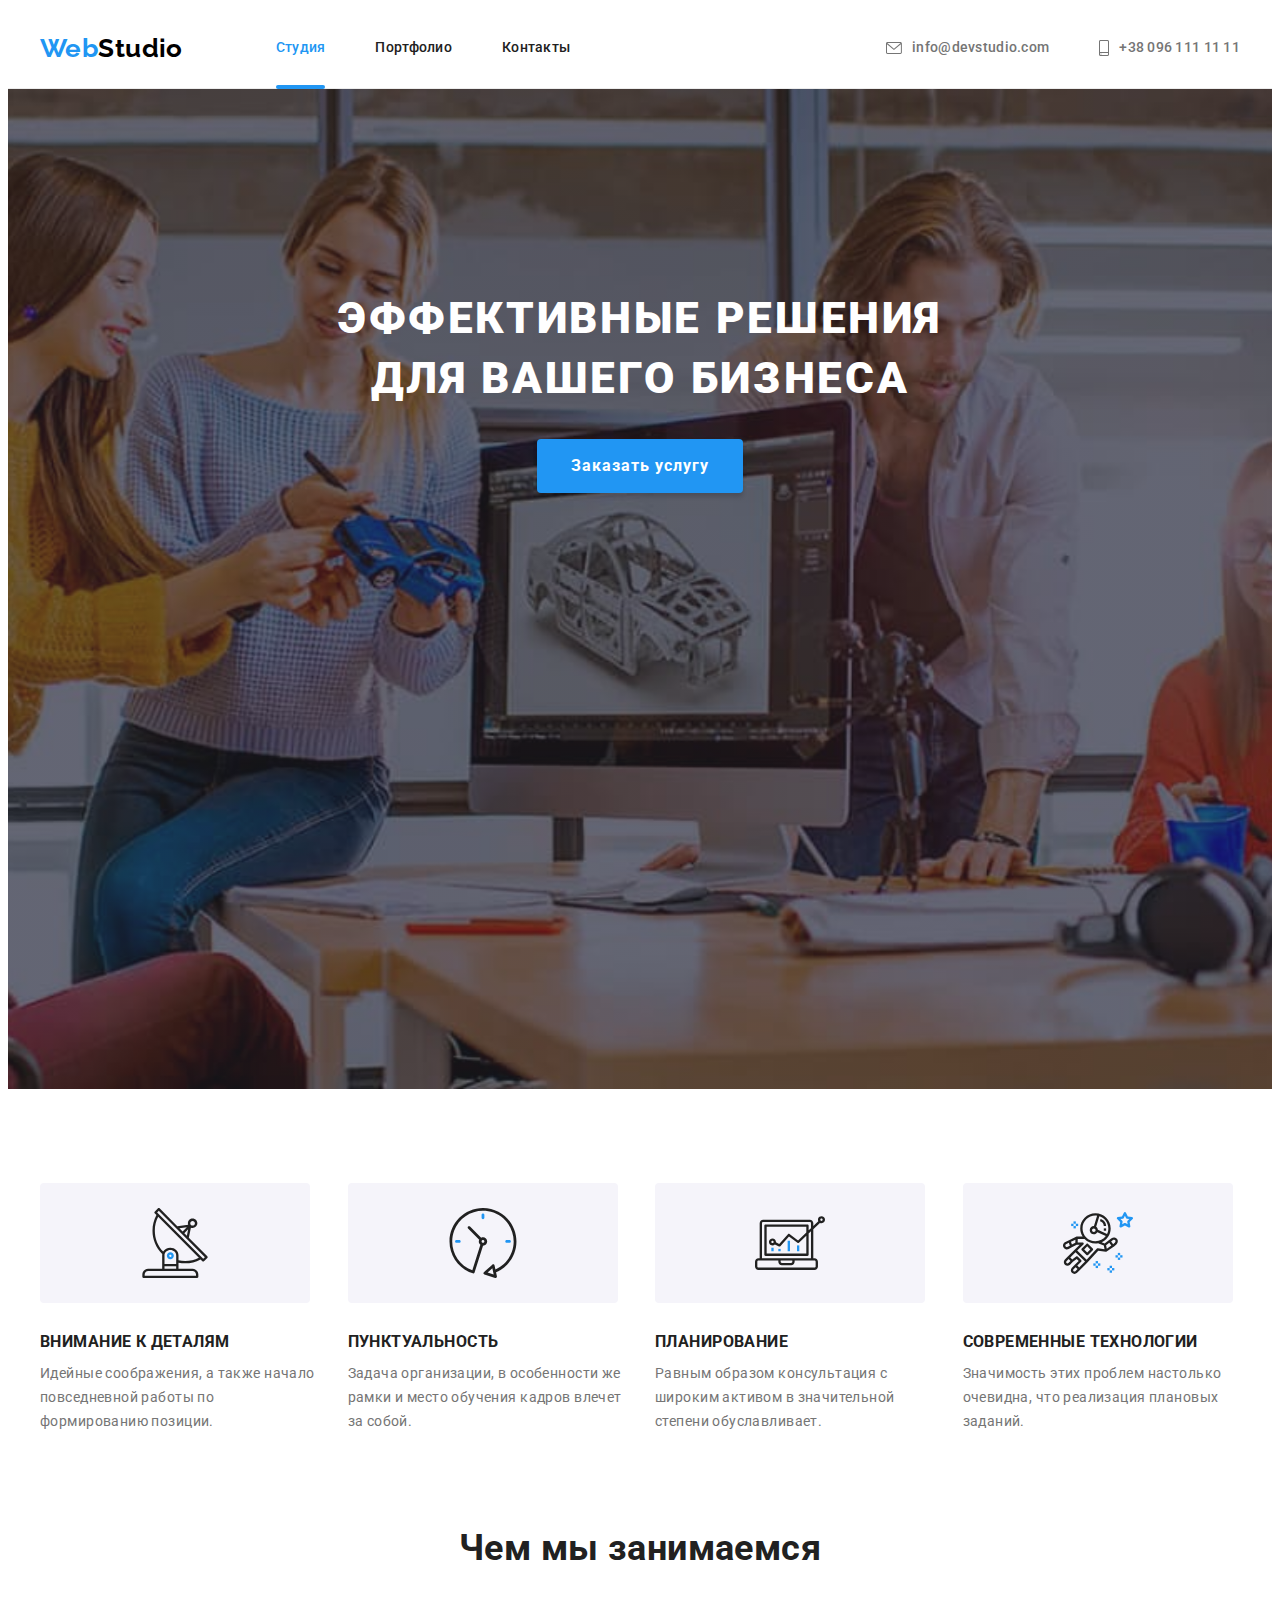
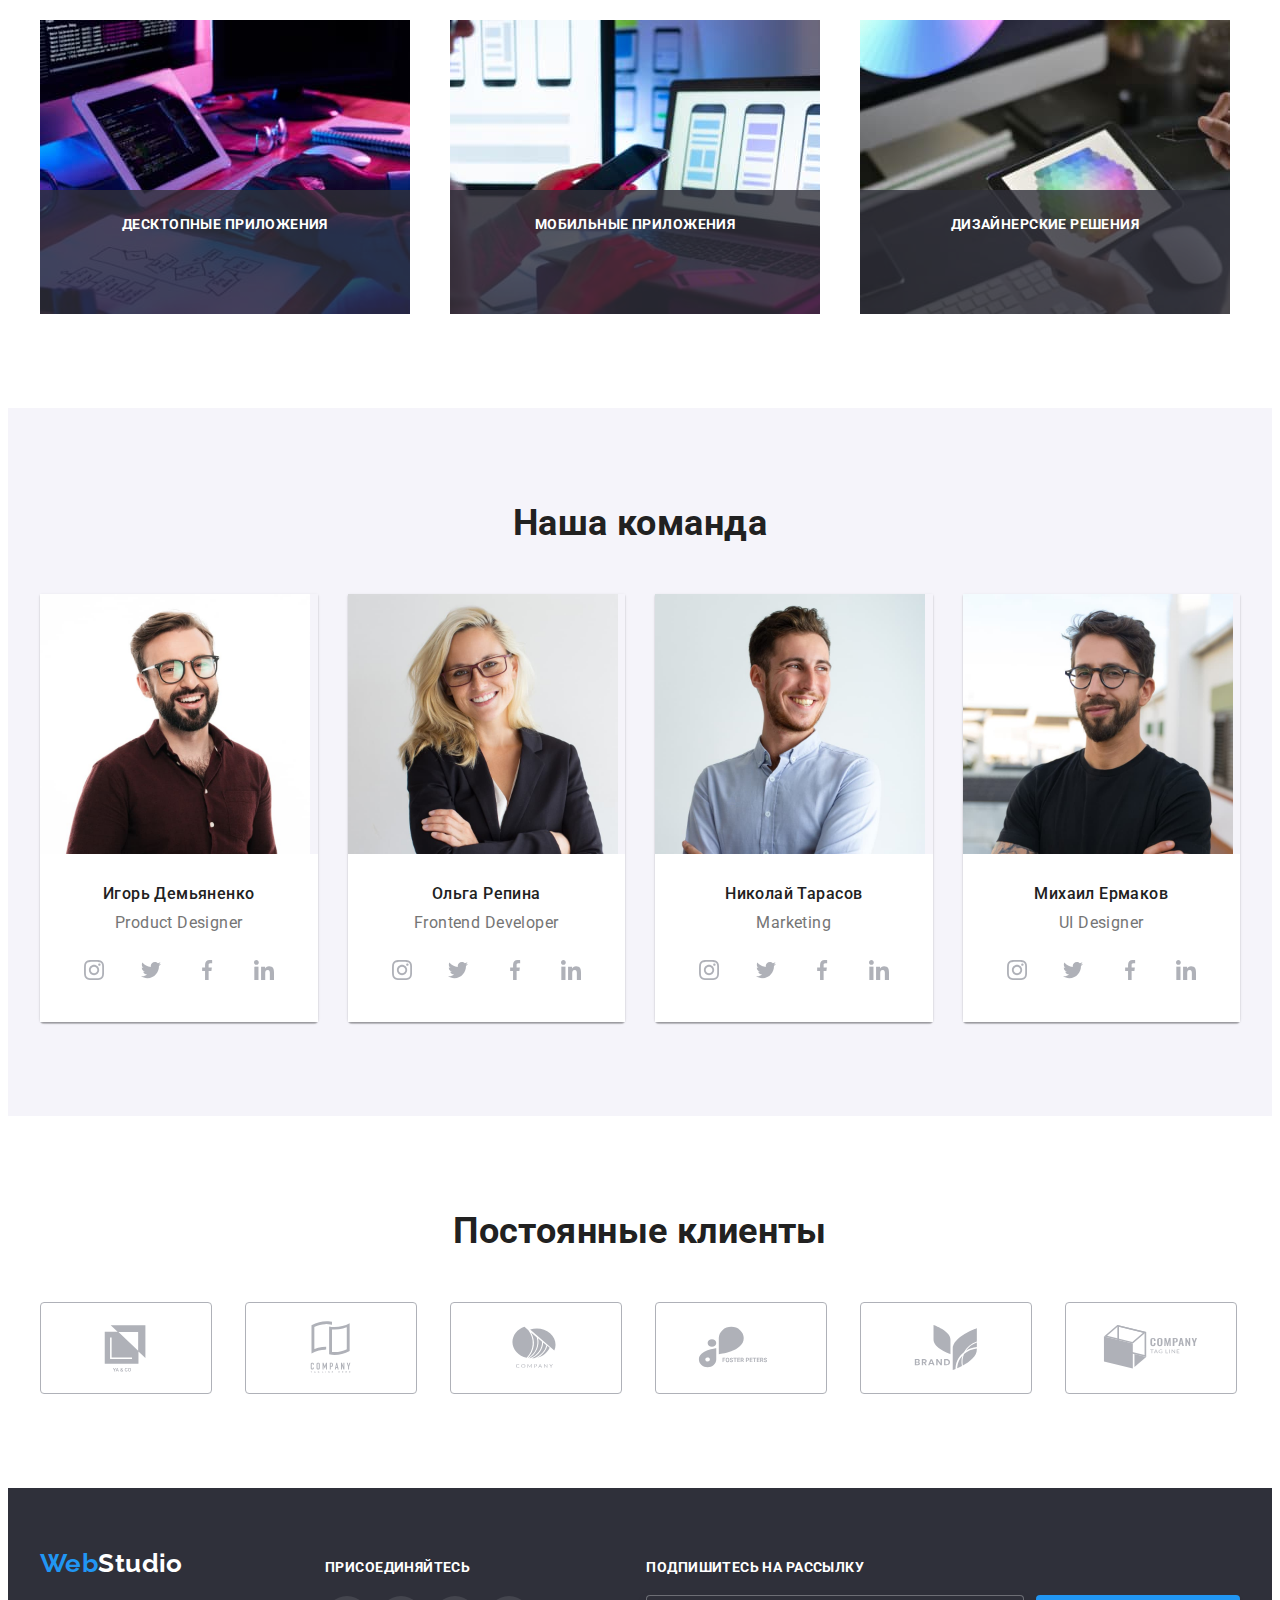
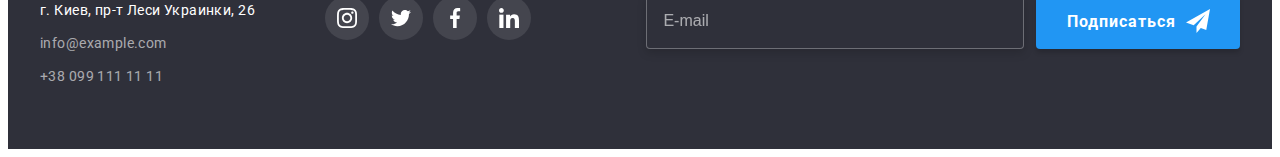
<file: index.html>
<!DOCTYPE html>
<html lang="ru">
<head>
    <meta charset="UTF-8">
    <meta http-equiv="X-UA-Compatible" content="IE=edge">
    <meta name="viewport" content="width=device-width, initial-scale=1.0">
    <title>Студия</title>
    <link rel="preconnect" href="https://fonts.gstatic.com"/>
    <link href="https://fonts.googleapis.com/css2?family=Raleway:wght@700&family=Roboto:wght@400;500;700;900&display=swap"
        rel="stylesheet"/>
    <link rel="stylesheet" href="https://cdnjs.cloudflare.com/ajax/libs/modern-normalize/1.0.0/modern-normalize.min.css"
        integrity="sha512-ISS7cAi1PEhQ8jnbJpJZMd29NlhNj4AWYyLOSp2CE/CsHxTCu+r+t0D2yoJudVrd0/8fTVPUVDzY5Tvli75u/g=="
        crossorigin="anonymous" />
    <link rel="stylesheet" href="./css/styles.css" />
</head>
<body>
    <!--Шапка страницы-->
    <header class="page-header">
        <div class="container main-nav">
            <nav class="main-nav">
                <a class="logo-link link" href="/">Web<span class="logo">Studio</span></a>
            
                <ul class="nav list">
                    <li class="item"><a class="nav-item link current" href="/">Студия</a></li>
                    <li class="item"><a class="nav-item link" href="./portfolio.html">Портфолио</a></li>
                    <li class="item"><a class="nav-item link" href="/">Контакты</a></li>
                </ul>
            </nav>
            <ul class="contacts flex list">
                <li class="item"><a class="contacts-link link mail" href="mailto:info@devstudio.com"> 
                    <svg class="icon-mail"><use href="./images/icons.svg#envelope"></use></svg> info@devstudio.com</a>
                </li>
                <li class="item"><a class="contacts-link link phone" href="tel:+380961111111"> 
                    <svg class="icon-phone"><use href="./images/icons.svg#smartphone"></use></svg> +38 096 111 11 11</a>
                </li>
            </ul>
        </div>
    </header>

    <main>
        <!--Секция "Эффективные решения для вашего бизнеса"-->
        <section class="hero">
            <div class="container">
                <h1 class="title-hero">Эффективные решения для вашего бизнеса</h1>
                <button class="btn-hero" type="button" data-modal-open>Заказать услугу</button>
            </div>    
        </section>
    
        <!--Секция "Особенности"-->
        <section class="features-section">
            <div class="container">
                <h2 class="visually-hidden">Особенности</h2>
                <ul class="features list">
                    <li class="features-element">
                        <div class="features-icon">
                            <svg class="features-icon-item">
                                <use href="./images/icons.svg#antenna"></use>
                            </svg>
                        </div>
                        <h3 class="features-title">Внимание к деталям</h3>
                        <p class="features-description">Идейные соображения, а также начало повседневной работы по формированию позиции.
                        </p>
                    </li>

                    <li class="features-element">
                        <div class="features-icon">
                            <svg class="features-icon-item">
                                <use href="./images/icons.svg#clock"></use>
                            </svg>
                        </div>
                        <h3 class="features-title">Пунктуальность</h3>
                        <p class="features-description">Задача организации, в особенности же рамки и место обучения кадров влечет за
                            собой.</p>
                    </li>

                    <li class="features-element">
                        <div class="features-icon">
                            <svg class="features-icon-item">
                                <use href="./images/icons.svg#diagram"></use>
                            </svg>
                        </div>
                        <h3 class="features-title">Планирование</h3>
                        <p class="features-description">Равным образом консультация с широким активом в значительной степени
                            обуславливает.</p>
                    </li>

                    <li class="features-element">
                        <div class="features-icon">
                            <svg class="features-icon-item">
                                <use href="./images/icons.svg#astronaut"></use>
                            </svg>
                        </div>
                        <h3 class="features-title">Современные технологии</h3>
                        <p class="features-description">Значимость этих проблем настолько очевидна, что реализация плановых заданий.</p>
                    </li>
                </ul>
            </div>
            
        </section>
    
    <!--Секция "Чем мы занимаемся"-->
    
        <section class="section-services">
            <div class="container">
                <h2 class="title-services">Чем мы занимаемся</h2>
                <ul class="images list">
                    <li class="images-element">
                        <img src="./images/box1.jpg" alt="box 1" width="370" height="294">
                        <div class="info">
                            <p class="info-services">Десктопные приложения</p>
                        </div>
                    </li>

                    <li class="images-element">
                        <img src="./images/box2.jpg" alt="box 2" width="370" height="294">
                        <div class="info">
                            <p class="info-services">Мобильные приложения</p>
                        </div>
                    </li>

                    <li class="images-element">
                        <img src="./images/box3.jpg" alt="box 3" width="370" height="294">
                        <div class="info">
                            <p class="info-services">Дизайнерские решения</p>
                        </div>
                    </li>
                </ul>
            </div> 
        </section>
    
    <!--Секция "Наша команда"-->
    
        <section class="section-team">
            <div class="container">
                <h2 class="title-team">Наша команда</h2>
                <ul class="team-cards list">
                    <li class="team-cards-element">
                        <img src="./images/img1.jpg" alt="карточка команды 1" width="270" height="260">
                        <div class="card-content">
                            <h3 class="title-name">Игорь Демьяненко</h3>
                            <p class="position" lang="en">Product Designer</p>
                            <ul class="social-list list">
                                <li class="social-list-item">
                                    <a class="social-list-link link" href=""><svg class="social-list-icon"><use href="./images/icons.svg#instagram"></use></svg></a>
                                </li>

                                <li class="social-list-item">
                                    <a class="social-list-link link" href=""><svg class="social-list-icon"><use href="./images/icons.svg#twitter"></use></svg></a>
                                </li>

                                <li class="social-list-item">
                                    <a class="social-list-link link" href=""><svg class="social-list-icon"><use href="./images/icons.svg#facebook"></use></svg></a>
                                </li>

                                <li class="social-list-item">
                                    <a class="social-list-link link" href=""><svg class="social-list-icon"><use href="./images/icons.svg#linkedin"></use></svg></a>
                                </li>
                            </ul>
                        </div>
                    </li>

                    <li class="team-cards-element">
                        <img src="./images/img2.jpg" alt="карточка команды 2" width="270" height="260">
                        <div class="card-content">
                            <h3 class="title-name">Ольга Репина</h3>
                            <p class="position" lang="en">Frontend Developer</p>
                            <ul class="social-list list">
                                <li class="social-list-item">
                                    <a class="social-list-link link" href=""><svg class="social-list-icon"><use href="./images/icons.svg#instagram"></use></svg></a>
                                </li>
                            
                                <li class="social-list-item">
                                    <a class="social-list-link link" href=""><svg class="social-list-icon"><use href="./images/icons.svg#twitter"></use></svg></a>
                                </li>
                            
                                <li class="social-list-item">
                                    <a class="social-list-link link" href=""><svg class="social-list-icon"><use href="./images/icons.svg#facebook"></use></svg></a>
                                </li>
                            
                                <li class="social-list-item">
                                    <a class="social-list-link link" href=""><svg class="social-list-icon"><use href="./images/icons.svg#linkedin"></use></svg></a>
                                </li>
                            </ul>
                        </div>
                    </li>

                    <li class="team-cards-element">
                        <img src="./images/img3.jpg" alt="карточка команды 3" width="270" height="260">
                        <div class="card-content">
                            <h3 class="title-name">Николай Тарасов</h3>
                            <p class="position" lang="en">Marketing</p>
                            <ul class="social-list list">
                                <li class="social-list-item">
                                    <a class="social-list-link link" href=""><svg class="social-list-icon"><use href="./images/icons.svg#instagram"></use></svg></a>
                                </li>
                            
                                <li class="social-list-item">
                                    <a class="social-list-link link" href=""><svg class="social-list-icon"><use href="./images/icons.svg#twitter"></use></svg></a>
                                </li>
                            
                                <li class="social-list-item">
                                    <a class="social-list-link link" href=""><svg class="social-list-icon"><use href="./images/icons.svg#facebook"></use></svg></a>
                                </li>
                            
                                <li class="social-list-item">
                                    <a class="social-list-link link" href=""><svg class="social-list-icon"><use href="./images/icons.svg#linkedin"></use></svg></a>
                                </li>
                            </ul>
                        </div>
                    </li>

                    <li class="team-cards-element">
                        <img src="./images/img4.jpg" alt="карточка команды 4" width="270" height="260">
                        <div class="card-content">
                            <h3 class="title-name">Михаил Ермаков</h3>
                            <p class="position" lang="en">UI Designer</p>
                            <ul class="social-list list">
                                <li class="social-list-item">
                                    <a class="social-list-link link" href=""><svg class="social-list-icon"><use href="./images/icons.svg#instagram"></use></svg></a>
                                </li>
                            
                                <li class="social-list-item">
                                    <a class="social-list-link link" href=""><svg class="social-list-icon"><use href="./images/icons.svg#twitter"></use></svg></a>
                                </li>
                            
                                <li class="social-list-item">
                                    <a class="social-list-link link" href=""><svg class="social-list-icon"><use href="./images/icons.svg#facebook"></use></svg></a>
                                </li>
                            
                                <li class="social-list-item">
                                    <a class="social-list-link link" href=""><svg class="social-list-icon"><use href="./images/icons.svg#linkedin"></use></svg></a>
                                </li>
                            </ul>
                        </div>
                    </li>
                </ul>
            </div>  
        </section>

        <!--Секция "Постоянные клиенты"-->
        <section class="section-clients">
            <div class="container">
                <h2 class="title-clients">Постоянные клиенты</h2>
                <ul class="client-list list">
                    <li class="client-item">
                        <a class="client-link" href="/"><svg class="client-logo">
                        <use href="./images/icons.svg#logo-1"></use></svg></a>
                    </li>
                    <li class="client-item">
                        <a class="client-link" href="/"><svg class="client-logo">
                        <use href="./images/icons.svg#logo-2"></use></svg></a>
                    </li>
                    <li class="client-item">
                        <a class="client-link" href="/"><svg class="client-logo">
                        <use href="./images/icons.svg#logo-3"></use></svg></a>
                    </li>
                    <li class="client-item">
                        <a class="client-link" href="/"><svg class="client-logo">
                        <use href="./images/icons.svg#logo-4"></use></svg></a>
                    </li>
                    <li class="client-item">
                        <a class="client-link" href="/"><svg class="client-logo">
                        <use href="./images/icons.svg#logo-5"></use></svg></a>
                    </li>
                    <li class="client-item">
                        <a class="client-link" href="/"><svg class="client-logo">
                        <use href="./images/icons.svg#logo-6"></use></svg></a>
                    </li> 
                </ul>
            </div>
        </section>
    
    </main>
    
    <!--Подвал страницы-->
    
        <footer class="footer-section">
            <div class="container">
                <div class="part-address">
                    <a class="logo-link link" href="/">Web<span class="logo">Studio</span></a>
                    <address class="location">
                        г. Киев, пр-т Леси Украинки, 26
                        <ul class="contacts footer list">
                            <li class="item-mail"><a class="contacts-link link" href="mailto:info@example.com">info@example.com</a></li>
                            <li class="item-tel"><a class="contacts-link link" href="tel:+380991111111">+38 099 111 11 11</a></li>
                        </ul>
                    </address>
                </div>
                <div class="part-social-list">
                    <p class="text">присоединяйтесь</p>
                    <ul class="social-list list">
                        <li class="social-list-item">
                            <a class="social-list-link footer link" href=""><svg class="social-list-icon"><use href="./images/icons.svg#instagram"></use></svg></a>
                        </li>
                    
                        <li class="social-list-item">
                            <a class="social-list-link footer link" href=""><svg class="social-list-icon"><use href="./images/icons.svg#twitter"></use></svg></a>
                        </li>
                    
                        <li class="social-list-item">
                            <a class="social-list-link footer link" href=""><svg class="social-list-icon"><use href="./images/icons.svg#facebook"></use></svg></a>
                        </li>
                    
                        <li class="social-list-item">
                            <a class="social-list-link footer link" href=""><svg class="social-list-icon"><use href="./images/icons.svg#linkedin"></use></svg></a>
                        </li>
                    </ul>
                </div>

                <div class="part-footer-form">
                    <form action="#" class="footer-form">
                        
                        <label for="mail" class="footer-form-field">
                            Подпишитесь на рассылку  
                        </label>
                        <div class="footer-form-wrap">
                            <input type="email" name="mail" class="footer-form-input" id="mail" placeholder="E-mail" required>
                            <button type="submit" class="footer-form-btn">Подписаться
                                <svg class="footer-form-icon" width="24" height="24">
                                    <use href="./images/icons.svg#icon-send"></use>
                                </svg>
                            </button>      
                        </div>
                      
                    </form>
                </div>
            </div> 
        </footer>

        <!--Модальное окно-->
        <div class="backdrop is-hidden" data-modal>
            <div class="modal">
                <button class="modal-btn-close" type="button" data-modal-close>
                    <svg class="btn-close" width="18" height="18">
                        <use href="./images/icons.svg#icon-btn-close"></use>
                    </svg>
                </button>

                <form action="#" class="modal-form">
                    <p class="modal-form-head">Оставьте свои данные, мы вам перезвоним</p>
                    <label class="modal-form-field">
                        Имя
                        <span class="modal-form-input-wrapper">
                            <input type="text" name="user-name" class="modal-form-input" required minlength="2">
                            <svg class="modal-form-icon" width="18" height="18">
                                <use href="./images/icons.svg#icon-person"></use>
                            </svg>
                        </span>
                    </label>
                    <label class="modal-form-field">
                        Телефон
                        <span class="modal-form-input-wrapper">
                            <input type="tel" name="user-phone" class="modal-form-input" required pattern="[0-9]{3}-[0-9]{3}-[0-9]{2}-[0-9]{2}" title="097-111-11-11">
                            <svg class="modal-form-icon" width="18" height="18">
                                <use href="./images/icons.svg#icon-phone"></use>
                            </svg>
                        </span>
                        
                    </label>
                    <label class="modal-form-field">
                        Почта
                        <span class="modal-form-input-wrapper">
                            <input type="email" name="user-mail" class="modal-form-input" required>
                            <svg class="modal-form-icon" width="18" height="18">
                                <use href="./images/icons.svg#icon-email"></use>
                            </svg>
                        </span>
                        
                    </label>
                    <label class="modal-form-field except">
                        Комментарий
                        <textarea name="user-message" class="modal-form-message" placeholder="Введите текст"></textarea>
                    </label>

                    <input type="checkbox" name="user-policy" class="modal-form-checkbox visually-hidden" id="checkbox-policy" required>
                    <label for="checkbox-policy" class="modal-form-checkbox-policy">Соглашаюсь с рассылкой и принимаю
                        <a class="modal-form-policy-link" href="">Условия договора</a>
                    </label>

                    <button type="submit" class="modal-form-btn">Отправить</button>

                </form> 
            </div>
        </div>

        <!--Скрипт для модального окна-->
         <script src="./js/modal.js"></script> 

</body>
</html>
</file>
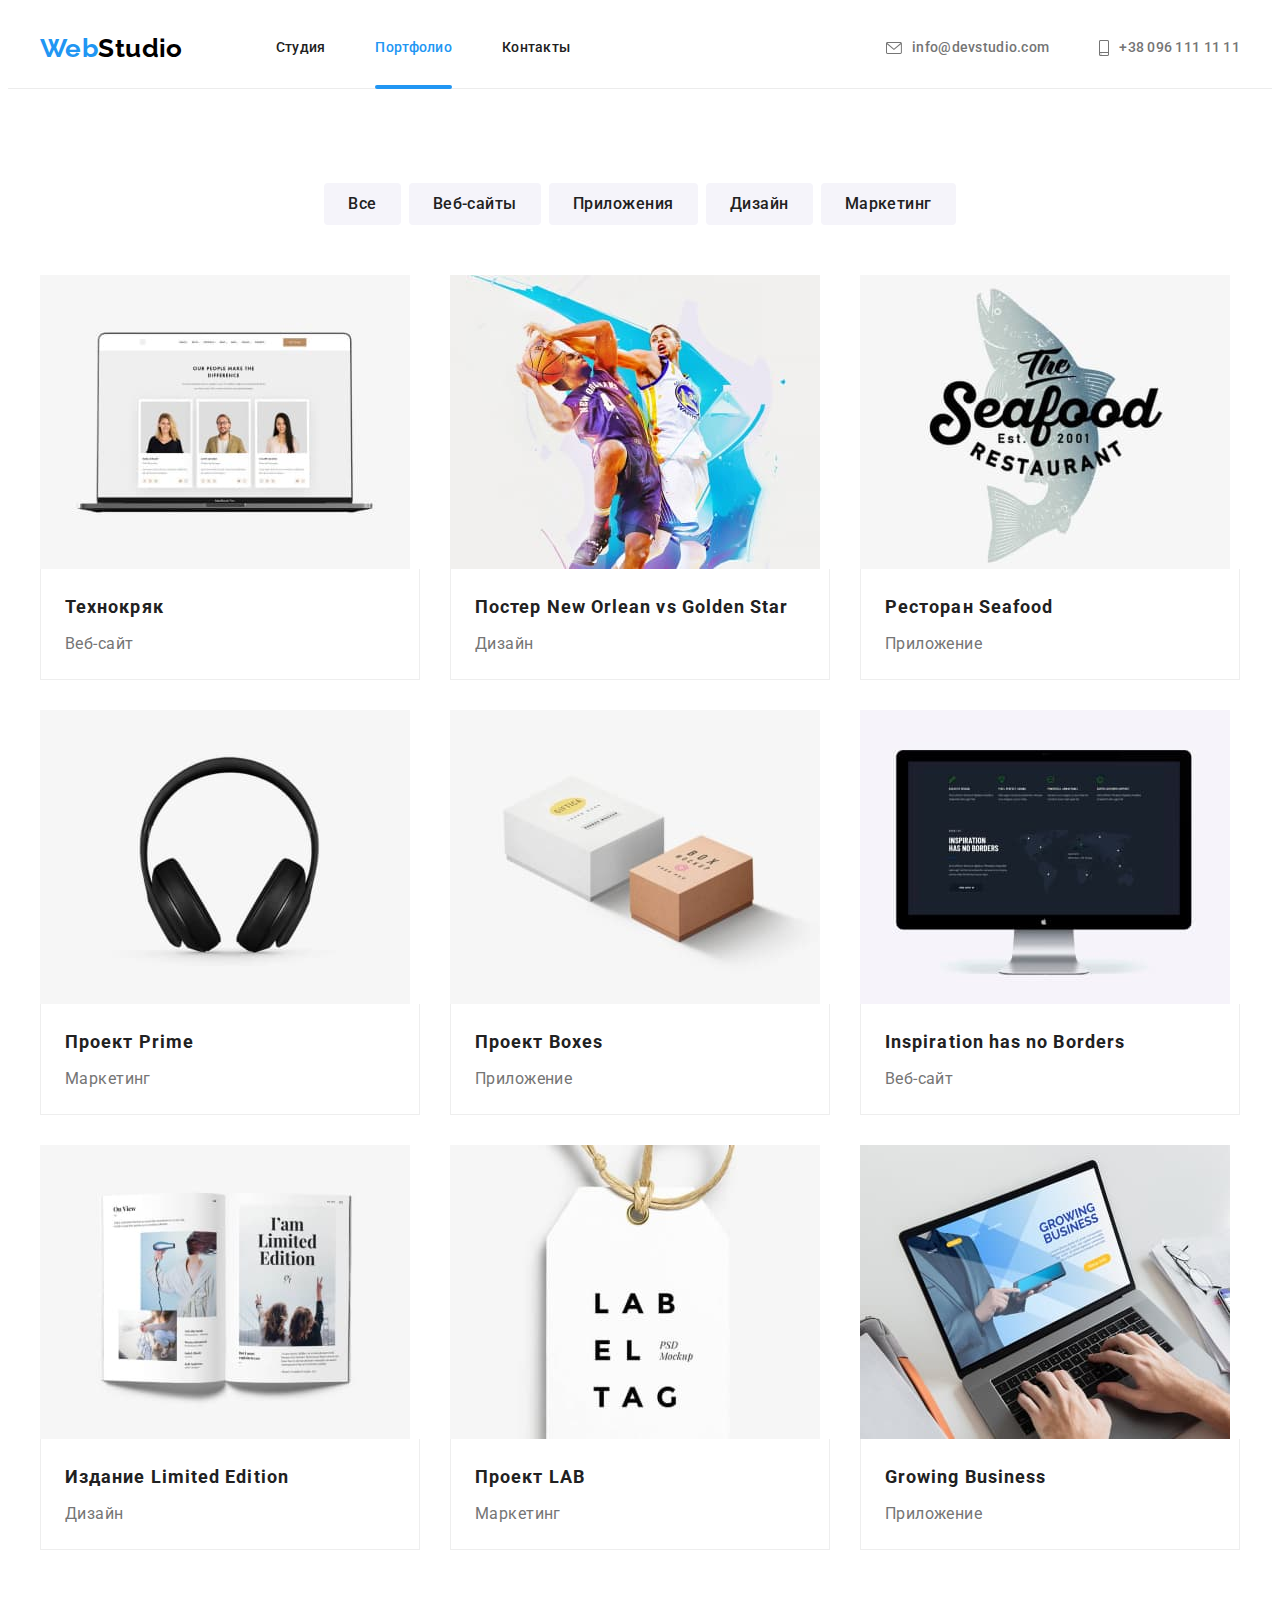
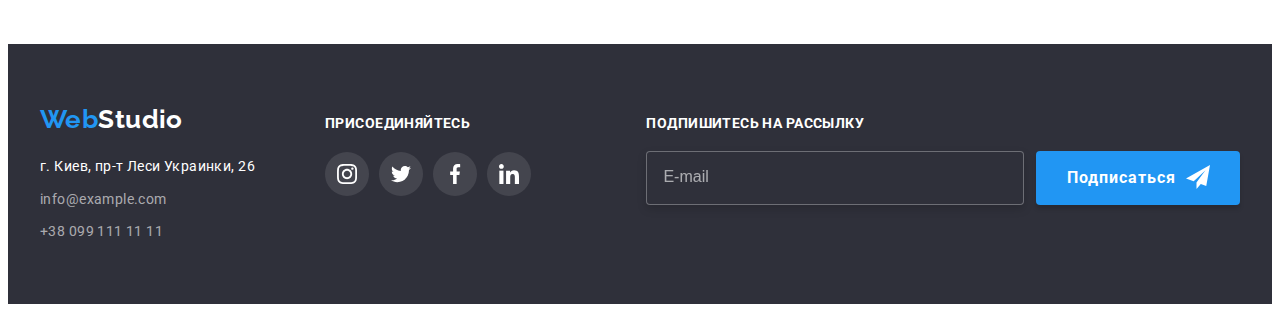
<file: portfolio.html>
<!DOCTYPE html>
<html lang="ru">
<head>
    <meta charset="UTF-8">
    <meta http-equiv="X-UA-Compatible" content="IE=edge">
    <meta name="viewport" content="width=device-width, initial-scale=1.0">
    <title>Портфолио</title>
    <link rel="preconnect" href="https://fonts.gstatic.com"/>
    <link href="https://fonts.googleapis.com/css2?family=Raleway:wght@700&family=Roboto:wght@400;500;700;900&display=swap"
        rel="stylesheet"/>
    <link rel="stylesheet" href="https://cdnjs.cloudflare.com/ajax/libs/modern-normalize/1.0.0/modern-normalize.min.css"
        integrity="sha512-ISS7cAi1PEhQ8jnbJpJZMd29NlhNj4AWYyLOSp2CE/CsHxTCu+r+t0D2yoJudVrd0/8fTVPUVDzY5Tvli75u/g=="
        crossorigin="anonymous" />
    <link rel="stylesheet" href="./css/styles.css" />
</head>
<body>
    <!--Шапка страницы-->
    <header class="page-header">
        <div class="container main-nav">
            <nav class="main-nav">
                <a class="logo-link link" href="/">Web<span class="logo">Studio</span></a>
            
                <ul class="nav list">
                    <li class="item"><a class="nav-item link" href="./index.html">Студия</a></li>
                    <li class="item"><a class="nav-item link current" href="/">Портфолио</a></li>
                    <li class="item"><a class="nav-item link" href="/">Контакты</a></li>
                </ul>
            </nav>
            <ul class="contacts flex list">
                <li class="item"><a class="contacts-link link mail" href="mailto:info@devstudio.com">
                    <svg class="icon-mail"><use href="./images/icons.svg#envelope"></use></svg> info@devstudio.com</a>
                </li>
                <li class="item"><a class="contacts-link link phone" href="tel:+380961111111">
                    <svg class="icon-phone"><use href="./images/icons.svg#smartphone"></use></svg> +38 096 111 11 11</a>
                </li>
            </ul>
        </div>
        
    </header>
    <main>

    <!--Секция проекты-->
                     
    <section class="project-section">
        <div class="container">
                     <!--Фильтр-->
            <h1 class="visually-hidden">Наши проекты</h1>
            <ul class="btn-filter list">
                <li class="btn-filter-element"><button class="btn-item" type="button">Все</button></li>
                <li class="btn-filter-element"><button class="btn-item" type="button">Веб-сайты</button></li>
                <li class="btn-filter-element"><button class="btn-item" type="button">Приложения</button></li>
                <li class="btn-filter-element"><button class="btn-item" type="button">Дизайн</button></li>
                <li class="btn-filter-element"><button class="btn-item" type="button">Маркетинг</button></li>
            </ul>
                     <!--Список проектов-->
            <ul class="project list">
                <li class="project-element">
                    <a class="project-link link" href="">
                        <div class="project-link-wrapper">
                            <img src="./images/portfolio/project1.jpg" alt="веб-сайт" width="370" height="294">
                            <p class="project-desc overlay">Технокряк это современная площадка распространения коронавируса. Компании используют эту платформу для цифрового
                            шпионажа и атак на защищённые сервера конкурентов.</p>
                        </div>
                        <div class="project-item">
                            <h2 class="title-project">Технокряк</h2>
                            <p class="type-project">Веб-сайт</p>
                        </div>
                    </a>
                </li>

                <li class="project-element">
                    <a class="project-link link" href="">
                        <div class="project-link-wrapper">
                           <img src="./images/portfolio/project2.jpg" alt="постер New Orlean vs Golden Star" width="370" height="294">
                           <p class="project-desc overlay">Lorem ipsum dolor sit amet consectetur adipisicing elit. Itaque repellat exercitationem dolore laborum doloribus quaerat nostrum atque enim officiis adipisci ipsum ab sunt, veritatis placeat dolorum. Accusantium esse facere ab.</p>
                        </div>
                        <div class="project-item">
                            <h2 class="title-project">Постер New Orlean vs Golden Star</h2>
                            <p class="type-project">Дизайн</p>
                        </div>
                    </a>
                </li>

                <li class="project-element">
                    <a class="project-link link" href="">
                        <div class="project-link-wrapper">
                            <img src="./images/portfolio/project3.jpg" alt="иконка ресторана Seafood" width="370" height="294">
                            <p class="project-desc overlay">Lorem ipsum dolor, sit amet consectetur adipisicing elit. Porro, aliquam. Culpa porro perferendis veniam cumque, ipsa, pariatur corporis nisi voluptas ipsam labore neque ipsum vel repudiandae consequatur aut unde explicabo.</p>
                        </div>
                        <div class="project-item">
                            <h2 class="title-project">Ресторан Seafood</h2>
                            <p class="type-project">Приложение</p>
                        </div>
                    </a>
                </li>

                <li class="project-element">
                    <a class="project-link link" href="">
                        <div class="project-link-wrapper">
                            <img src="./images/portfolio/project4.jpg" alt="наушники" width="370" height="294">
                            <p class="project-desc overlay">Технокряк это современная площадка распространения коронавируса. Компании используют эту платформу для цифрового
                            шпионажа и атак на защищённые сервера конкурентов.</p>
                        </div>
                        <div class="project-item">
                            <h2 class="title-project">Проект Prime</h2>
                            <p class="type-project">Маркетинг</p>
                        </div>
                    </a>
                </li>

                <li class="project-element">
                    <a class="project-link link" href="">
                        <div class="project-link-wrapper">
                            <img src="./images/portfolio/project5.jpg" alt="две коробки" width="370" height="294">
                            <p class="project-desc overlay">Технокряк это современная площадка распространения коронавируса. Компании используют эту платформу для цифрового
                            шпионажа и атак на защищённые сервера конкурентов.</p>
                        </div>
                        <div class="project-item">
                            <h2 class="title-project">Проект Boxes</h2>
                            <p class="type-project">Приложение</p>
                        </div>
                    </a>
                </li>

                <li class="project-element">
                    <a class="project-link link" href="">
                        <div class="project-link-wrapper">
                            <img src="./images/portfolio/project6.jpg" alt="монитор компьютера" width="370" height="294">
                            <p class="project-desc overlay">Технокряк это современная площадка распространения коронавируса. Компании используют эту платформу для цифрового
                            шпионажа и атак на защищённые сервера конкурентов.</p>
                        </div>
                        <div class="project-item">
                            <h2 class="title-project">Inspiration has no Borders</h2>
                            <p class="type-project">Веб-сайт</p>
                        </div>
                    </a>
                </li>

                <li class="project-element">
                    <a class="project-link link" href="">
                        <div class="project-link-wrapper">
                            <img src="./images/portfolio/project7.jpg" alt="книга" width="370" height="294">
                            <p class="project-desc overlay">Технокряк это современная площадка распространения коронавируса. Компании используют эту платформу для цифрового
                            шпионажа и атак на защищённые сервера конкурентов.</p>
                        </div>
                        <div class="project-item">
                            <h2 class="title-project">Издание Limited Edition</h2>
                            <p class="type-project">Дизайн</p>
                        </div>
                    </a>
                </li>

                <li class="project-element">
                    <a class="project-link link" href="">
                        <div class="project-link-wrapper">
                            <img src="./images/portfolio/project8.jpg" alt="ярлык" width="370" height="294">
                            <p class="project-desc overlay">Технокряк это современная площадка распространения коронавируса. Компании используют эту платформу для цифрового
                            шпионажа и атак на защищённые сервера конкурентов.</p>
                        </div>
                        <div class="project-item">
                            <h2 class="title-project">Проект LAB</h2>
                            <p class="type-project">Маркетинг</p>
                        </div>
                    </a>
                </li>

                <li class="project-element">
                    <a class="project-link link" href="">
                        <div class="project-link-wrapper">
                            <img src="./images/portfolio/project9.jpg" alt="ноутбук" width="370" height="294">
                            <p class="project-desc overlay">Технокряк это современная площадка распространения коронавируса. Компании используют эту платформу для цифрового
                            шпионажа и атак на защищённые сервера конкурентов.</p>
                        </div>
                        <div class="project-item">
                            <h2 class="title-project">Growing Business</h2>
                            <p class="type-project">Приложение</p>
                        </div>
                    </a>
                </li>
            </ul>
        </div>
    </section>

    </main>
    
    <!--Подвал страницы-->
    
    <footer class="footer-section">
        <div class="container">
            <div class="part-address">
                <a class="logo-link link" href="/">Web<span class="logo">Studio</span></a>
                <address class="location">
                    г. Киев, пр-т Леси Украинки, 26
                    <ul class="contacts footer list">
                        <li class="item-mail"><a class="contacts-link link"
                                href="mailto:info@example.com">info@example.com</a></li>
                        <li class="item-tel"><a class="contacts-link link" href="tel:+380991111111">+38 099 111 11 11</a>
                        </li>
                    </ul>
                </address>
            </div>
            <div class="part-social-list">
                <p class="text">присоединяйтесь</p>
                <ul class="social-list list">
                    <li class="social-list-item">
                        <a class="social-list-link footer link" href=""><svg class="social-list-icon"><use href="./images/icons.svg#instagram"></use></svg></a>
                    </li>
    
                    <li class="social-list-item">
                        <a class="social-list-link footer link" href=""><svg class="social-list-icon"><use href="./images/icons.svg#twitter"></use></svg></a>
                    </li>
    
                    <li class="social-list-item">
                        <a class="social-list-link footer link" href=""><svg class="social-list-icon"><use href="./images/icons.svg#facebook"></use></svg></a>
                    </li>
    
                    <li class="social-list-item">
                        <a class="social-list-link footer link" href=""><svg class="social-list-icon"><use href="./images/icons.svg#linkedin"></use></svg></a>
                    </li>
                </ul>
            </div>

            <div class="part-footer-form">
                <form action="#" class="footer-form">
            
                    <label for="mail" class="footer-form-field">
                        Подпишитесь на рассылку
                    </label>
                    <div class="footer-form-wrap">
                        <input type="email" name="mail" class="footer-form-input" id="mail" placeholder="E-mail" required>
                        <button type="submit" class="footer-form-btn">Подписаться
                            <svg class="footer-form-icon" width="24" height="24">
                                <use href="./images/icons.svg#icon-send"></use>
                            </svg>
                        </button>
                    </div>
            
                </form>
            </div>
        </div>
    </footer>
    
</body>
</html>
</file>
<file: css/styles.css>
:root {
  --primary-text-color: #757575;
  --secondary-text-color: #212121;
  --primary-bcg-color: #ffffff;
  --secondary-bcg-color: #f5f4fa;
  --footer-color: #2f303a;
  --logo-text-color: #000000;
  --accent-color: #2196f3;
  --title-text-color: #ffffff;
  --address-text-color: rgba(255, 255, 255, 0.6);
  --primary-font: 'Roboto', sans-serif;
  --secondary-font: 'Raleway', sans-serif;
  --button-hover-color: #188ce8;
  --transtime-duration: 250ms;
  --transtiming-function: cubic-bezier(0.4, 0, 0.2, 1);
}

body {
  background-color: var(--primary-bcg-color);
  color: var(--primary-text-color);
  font-family: var(--primary-font);
  font-size: 14px;
  letter-spacing: 0.03em;
}

/*Компоненты*/
.list {
  padding: 0;
  margin: 0;
  list-style: none;
}

.link {
  text-decoration: none;
}

:focus {
  outline: none;
}

/*h1,
h2,
h3,
h4,
h5,
h6,
p {
  margin-top: 0;
  margin-bottom: 0;
}*/

/*.section {
  padding-top: 94px;
  padding-bottom: 94px;
}*/

.visually-hidden {
  position: absolute;
  width: 1px;
  height: 1px;
  margin: -1px;
  border: 0;
  padding: 0;

  white-space: nowrap;
  clip-path: inset(100%);
  clip: rect(0 0 0 0);
  overflow: hidden;
}

img {
  display: block;
}

.container {
  margin-left: auto;
  margin-right: auto;
  width: 1200px;
  padding-left: 15px;
  padding-right: 15px;
}

/*Шапка страницы*/
.page-header {
  border-bottom: 1px solid rgba(236, 236, 236, 1);
}

.container.main-nav {
  display: flex;
}

.main-nav {
  display: flex;
  align-items: center;
}

.logo {
  color: var(--logo-text-color);
}

.logo-link {
  font-family: var(--secondary-font);
  font-weight: 700;
  font-size: 26px;
  line-height: 1.19;
  color: var(--accent-color);
}

.nav {
  display: flex;
  margin-left: 93px;
}

.nav .item + .item {
  margin-left: 50px;
}

.nav-item {
  display: block;
  padding-top: 32px;
  padding-bottom: 32px;

  font-weight: 500;
  line-height: 1.14;
  letter-spacing: 0.02em;
  color: var(--secondary-text-color);
  transition: color var(--transtime-duration) var(--transtiming-function);
}

.nav-item:hover,
.nav-item:focus {
  color: var(--accent-color);
}

.nav-item.current {
  position: relative;
  color: var(--accent-color);
}

.nav-item.current::after {
  position: absolute;
  bottom: -1px;
  left: 0;

  display: block;
  content: '';
  width: 100%;
  height: 4px;

  background-color: var(--accent-color);
  border-radius: 2px;
}

.contacts.flex {
  display: flex;
  margin-left: auto;
  padding-top: 32px;
  padding-bottom: 32px;
  align-items: center;
}

.contacts .item + .item {
  margin-left: 50px;
}

.contacts-link {
  font-weight: 500;
  line-height: 1.14;
  letter-spacing: 0.02em;
  color: var(--primary-text-color);
  transition: color var(--transtime-duration) var(--transtiming-function);
}

.contacts .contacts-link:hover,
.contacts .contacts-link:focus {
  color: var(--accent-color);
}

.mail {
  display: flex;
  align-items: center;
}
.icon-mail {
  width: 16px;
  height: 12px;
  margin-right: 10px;
  fill: currentColor;
  transition: fill var(--transtime-duration) var(--transtiming-function);
}
.phone {
  display: flex;
  align-items: center;
}
.icon-phone {
  width: 10px;
  height: 16px;
  margin-right: 10px;
  fill: currentColor;
  transition: fill var(--transtime-duration) var(--transtiming-function);
}
.contacts-link:hover .icon-mail,
.contacts-link:focus .icon-mail {
  fill: var(--accent-color);
}
.contacts-link:hover .icon-phone,
.contacts-link:focus .icon-phone {
  fill: var(--accent-color);
}

/*Секция "Эффективные решения для вашего бизнеса*/
.hero {
  margin: 0 auto;
  padding-top: 200px;
  padding-bottom: 200px;
  background-color: var(--footer-color);
  text-align: center;
  max-width: 1600px;
  min-height: 600px;
  background-image: linear-gradient(
      to right,
      rgba(47, 48, 58, 0.4),
      rgba(47, 48, 58, 0.4)
    ),
    url('../images/bcg-photo.jpg');
  background-size: cover;
  background-position: center;
}

.title-hero {
  max-width: 696px;
  margin: 0 auto 30px;

  font-weight: 900;
  font-size: 44px;
  line-height: 1.36;
  letter-spacing: 0.06em;
  text-transform: uppercase;
  color: var(--title-text-color);
}

.btn-hero {
  font-family: inherit;
  font-weight: 700;
  font-size: 16px;
  line-height: 1.87;
  display: inline-block;
  align-items: center;
  letter-spacing: 0.06em;
  background-color: var(--accent-color);
  color: var(--title-text-color);
  cursor: pointer;
  border-radius: 4px;
  box-shadow: 0px 4px 4px rgba(0, 0, 0, 0.15);
  border-color: transparent;
  padding: 10px 32px;
  transition: background-color var(--transtime-duration)
    var(--transtiming-function);
}

.btn-hero:hover,
.btn-hero:focus {
  background-color: var(--button-hover-color);
}

/*Секция "Особенности*/
.features-section {
  padding-top: 94px;
  padding-bottom: 47px;
}

.features {
  display: flex;
}

.features-element {
  width: calc((100% - 90px) / 4);
}

.features-icon {
  display: inline-flex;
  width: 270px;
  height: 120px;
  background-color: var(--secondary-bcg-color);
  border-radius: 4px;
  align-items: center;
  justify-content: center;
  margin-bottom: 30px;
}
.features-icon-item {
  width: 70px;
  height: 70px;
}
.features .features-element + .features-element {
  margin-left: 30px;
}

.features-title {
  margin-top: 0;
  margin-bottom: 10px;

  color: var(--secondary-text-color);
  font-weight: 700;
  line-height: 1.14;
  text-transform: uppercase;
}

.features-description {
  margin-top: 0;
  margin-bottom: 0;
  font-weight: 400;
  line-height: 1.71;
}

/*Секция "Чем мы занимаемся*/
.section-services {
  padding-top: 47px;
  padding-bottom: 94px;
}

.title-services {
  margin-top: 0;
  margin-bottom: 50px;

  font-weight: 700;
  font-size: 36px;
  line-height: 1.17;
  text-align: center;
  color: var(--secondary-text-color);
}

.images {
  display: flex;
  flex-wrap: wrap;
  margin-top: -30px;
  margin-left: -30px;
}
.images > .images-element {
  position: relative;

  flex-basis: calc(100% / 3 - 30px);
  margin-top: 30px;
  margin-left: 30px;
}

.info {
  position: absolute;
  bottom: 0;
  left: 0;

  width: 370px;
  height: 70px;
  padding-top: 27px;
  padding-bottom: 27px;

  background-color: rgba(47, 48, 58, 0.8);
}

.info-services {
  margin-top: 0;
  margin-bottom: 0;

  font-weight: 700;
  line-height: 1.14;
  text-align: center;
  text-transform: uppercase;

  color: var(--title-text-color);
}

/*Альтернатива 1*/
/*.images {
  display: flex;
}
.images-element {
  width: calc((100% - 60px) / 3);
}
.images .images-element + .images-element {
  margin-left: 30px;
}*/

/*Альтернатива 2*/
/*.images-element {
  margin-right: 30px;
  width: calc((100% - 60px) / 3);
}
  .images-element:nth-child(3n) {
    margin-right: 0;
}*/

/*Секция "Наша команда"*/
.section-team {
  padding-top: 94px;
  padding-bottom: 94px;
  background-color: var(--secondary-bcg-color);
}

.title-team {
  margin-top: 0;
  margin-bottom: 50px;

  font-weight: 700;
  font-size: 36px;
  line-height: 1.17;
  text-align: center;
  color: var(--secondary-text-color);
}

.team-cards {
  display: flex;
  flex-wrap: wrap;
  margin-top: -30px;
  margin-left: -30px;
}

.team-cards > .team-cards-element {
  flex-basis: calc(100% / 4 - 30px);
  margin-top: 30px;
  margin-left: 30px;
  box-shadow: 0px 1px 3px rgba(0, 0, 0, 0.12), 0px 1px 1px rgba(0, 0, 0, 0.14),
    0px 2px 1px rgba(0, 0, 0, 0.2);
  border-radius: 0 0 4px 4px;
}

/*Альтернатива*/
/*.team-cards {
  display: flex;
}

.team-cards-element {
  width: calc((100% - 90px) / 4);
  border-radius: 0 0 4px 4px;
}

.team-cards .team-cards-element + .team-cards-element {
  margin-left: 30px;
}*/

.card-content {
  background-color: var(--primary-bcg-color);
  padding-top: 30px;
  padding-bottom: 30px;
  padding-left: 32px;
  padding-right: 32px;
}

.title-name {
  margin-top: 0;
  margin-bottom: 10px;

  font-weight: 500;
  font-size: 16px;
  line-height: 1.19;
  text-align: center;
  color: var(--secondary-text-color);
}

.position {
  margin-top: 0;
  margin-bottom: 16px;

  font-weight: 400;
  font-size: 16px;
  line-height: 1.19;
  text-align: center;
}

.social-list {
  display: flex;
  justify-content: space-between;
}

.social-list-link {
  display: flex;
  justify-content: center;
  align-items: center;
  width: 44px;
  height: 44px;
  background-color: var(--primary-bcg-color);
  border-radius: 50%;
  transition: background-color var(--transtime-duration)
    var(--transtiming-function);
}

.social-list-link:hover,
.social-list-link:focus {
  background-color: var(--accent-color);
}

.social-list-icon {
  width: 20px;
  height: 20px;
  fill: #afb1b8;
  transition: fill var(--transtime-duration) var(--transtiming-function);
}

.social-list-link:hover .social-list-icon,
.social-list-link:focus .social-list-icon {
  fill: var(--title-text-color);
}

/*Постоянные клиенты*/
.section-clients {
  padding-top: 94px;
  padding-bottom: 94px;
}
.title-clients {
  margin-top: 0;
  margin-bottom: 50px;

  font-weight: 700;
  font-size: 36px;
  line-height: 1.17;
  text-align: center;
  color: var(--secondary-text-color);
}
.client-list {
  display: flex;
  flex-wrap: wrap;
  justify-content: space-between;
  margin-left: -30px;
  margin-top: -30px;
}
.client-list > .client-item {
  flex-basis: calc(100% / 6 - 30px);
  margin-left: 30px;
  margin-top: 30px;
}
.client-link {
  display: flex;
  width: 170px;
  height: 90px;
  align-items: center;
  justify-content: center;
  border: 1px solid #afb1b8;
  border-radius: 4px;
  transition: border-color var(--transtime-duration) var(--transtiming-function);
}
.client-link:hover,
.client-link:focus {
  color: var(--accent-color);
  border-color: var(--accent-color);
}
.client-link:hover .client-logo,
.client-link:focus .client-logo {
  fill: var(--accent-color);
}

.client-logo {
  width: 106px;
  height: 60px;
  fill: #afb1b8;
  transition: fill var(--transtime-duration) var(--transtiming-function);
}

/*Подвал страницы*/
.footer-section {
  padding-top: 60px;
  padding-bottom: 60px;

  background-color: var(--footer-color);
}

.footer-section .container {
  display: flex;
  align-items: baseline;
}

.footer-section .logo {
  color: var(--title-text-color);
}

.location {
  margin-top: 20px;

  font-style: normal;
  font-weight: 400;
  line-height: 1.71;
  color: var(--title-text-color);
}

.contacts.footer,
.item-tel {
  margin-top: 9px;
}

.location .contacts-link {
  color: var(--address-text-color);
  font-weight: 400;
  line-height: 1.71;
  letter-spacing: 0.03em;
}

.part-social-list {
  margin-left: 70px;
}
.part-social-list .social-list-item:not(:last-child) {
  margin-right: 10px;
}

.text {
  margin-top: 0;
  margin-bottom: 20px;

  font-weight: 700;
  line-height: 1.14;
  text-transform: uppercase;

  color: var(--title-text-color);
}

.social-list-link.footer {
  background-color: rgba(255, 255, 255, 0.1);
}

.part-social-list .social-list-link:hover,
.part-social-list .social-list-link:focus {
  background-color: var(--accent-color);
}

.part-social-list .social-list-icon {
  fill: var(--title-text-color);
}

/*Footer form*/
.part-footer-form {
  margin-right: 0;
  margin-left: auto;
}

.footer-form-field {
  display: block;
  margin-bottom: 20px;
  font-weight: 700;
  line-height: 1.143;
  text-transform: uppercase;

  color: #ffffff;
}
.footer-form-wrap {
  display: inline-flex;
  align-items: center;
}
.footer-form-input {
  width: 358px;
  height: 50px;
  margin-right: 12px;
  padding-left: 16px;

  border: 1px solid rgba(255, 255, 255, 0.3);
  filter: drop-shadow(0px 4px 4px rgba(0, 0, 0, 0.15));
  border-radius: 4px;
  color: var(--title-text-color);
  background-color: var(--footer-color);
}
.footer-form-input::placeholder {
  font-size: 16px;
  line-height: 1.25;
  align-items: center;

  color: rgba(255, 255, 255, 0.6);
}
.footer-form-btn {
  position: relative;
  display: inline-block;
  padding: 10px 62px 10px 29px;

  font-family: inherit;
  font-weight: 700;
  font-size: 16px;
  line-height: 1.87;
  letter-spacing: 0.06em;

  background-color: var(--accent-color);
  color: var(--title-text-color);

  cursor: pointer;
  border-radius: 4px;
  box-shadow: 0px 4px 4px rgba(0, 0, 0, 0.15);
  border-color: transparent;

  transition: background-color var(--transtime-duration)
    var(--transtiming-function);
}
.footer-form-btn:hover,
.footer-form-btn:focus {
  background-color: var(--button-hover-color);
}

.footer-form-icon {
  position: absolute;
  top: 0;
  right: 0;
  transform: translate(-28px, 50%);
}

/*===========Модальное окно=============*/
.backdrop {
  position: fixed;
  top: 0;
  left: 0;
  width: 100vw;
  height: 100vh;
  background-color: rgba(0, 0, 0, 0.2);
  z-index: 100;
  opacity: 1;
  transition: opacity var(--transtime-duration) var(--transtiming-function),
    visibility var(--transtime-duration) var(--transtiming-function);
}
.backdrop.is-hidden {
  opacity: 0;
  visibility: hidden;
  pointer-events: none;
}

.backdrop.is-hidden .modal {
  transform: translate(-50%, -100%) scale(0.75);
}
.modal {
  position: absolute;
  top: 50%;
  left: 50%;
  transform: translate(-50%, -50%) scale(1);

  min-height: 581px;
  min-width: 528px;
  padding: 40px;

  background-color: var(--primary-bcg-color);
  box-shadow: 0px 1px 3px rgba(0, 0, 0, 0.12), 0px 1px 1px rgba(0, 0, 0, 0.14),
    0px 2px 1px rgba(0, 0, 0, 0.2);
  border-radius: 4px;
  transition: transform var(--transtime-duration) var(--transtiming-function);
}

.modal-btn-close {
  position: absolute;
  top: 8px;
  right: 8px;

  width: 30px;
  height: 30px;
  padding: 0;

  display: inline-flex;
  justify-content: center;
  align-items: center;

  background-color: #ffffff;
  border-radius: 50%;
  border: 1px solid rgba(0, 0, 0, 0.1);
  cursor: pointer;

  transition: fill var(--transtime-duration) var(--transtiming-function);
}
.modal-btn-close:hover,
.modal-btn-close:focus {
  fill: var(--accent-color);
}

.modal-form {
  display: flex;
  flex-direction: column;
}

.modal-form-head {
  margin-top: 0;
  margin-bottom: 12px;

  font-weight: 700;
  font-size: 20px;
  line-height: 1.15;
  text-align: center;

  color: #212121;
}

.modal-form-field:not(.except) {
  margin-bottom: 10px;
}

.modal-form-input-wrapper {
  position: relative;
  display: block;
  margin-top: 4px;
}

.modal-form-input {
  width: 100%;
  height: 40px;
  padding-left: 42px;

  border: 1px solid rgba(33, 33, 33, 0.2);
  border-radius: 4px;

  transition: border-color var(--transtime-duration) var(--transtiming-function);
}

.modal-form-icon {
  position: absolute;
  top: 50%;
  left: 12px;
  transform: translateY(-50%);

  transition: fill var(--transtime-duration) var(--transtiming-function);
}

.modal-form-input:focus {
  border-color: var(--accent-color);
}

.modal-form-input:focus + .modal-form-icon {
  fill: var(--accent-color);
}
/*.modal-form-input:required:focus:not(:placeholder-shown):valid {
  border-color: green;
}
.modal-form-input:required:focus:not(:placeholder-shown):invalid {
  border-color: red;
}*/
.modal-form-message {
  width: 100%;
  height: 120px;
  padding: 12px 16px;
  margin-top: 4px;

  border: 1px solid rgba(33, 33, 33, 0.2);
  border-radius: 4px;
  resize: none;

  transition: border-color var(--transtime-duration) var(--transtiming-function);
}
.modal-form-message::placeholder {
  /*font-family: 'Roboto', sans-serif;
  font-style: normal;
  font-weight: 400;
  font-size: 14px;*/
  line-height: 1.143;
  letter-spacing: 0.01em;

  color: rgba(117, 117, 117, 0.5);
}
.modal-form-message:focus {
  border-color: var(--accent-color);
}

.modal-form-checkbox-policy {
  line-height: 1.71;
  margin-top: 20px;
  margin-left: auto;
  margin-right: auto;
}

.modal-form-checkbox-policy::before {
  display: inline-block;
  vertical-align: middle;
  width: 16px;
  height: 15px;
  content: '';

  background-image: url(../images/icon-check.svg);
  background-repeat: no-repeat;
  border: 2px solid var(--secondary-text-color);
  border-radius: 4px;
  margin-right: 7px;
  transition: background-color var(--transtime-duration)
    var(--transtiming-function);
}
.modal-form-checkbox:checked + .modal-form-checkbox-policy::before {
  background-color: var(--accent-color);
  background-origin: border-box;
  border: transparent;
}
.modal-form-checkbox:focus + .modal-form-checkbox-policy::before {
  border-color: var(--accent-color);
}

.modal-form-policy-link {
  color: var(--accent-color);
}

.modal-form-btn {
  display: inline-block;
  align-self: center;
  padding: 10px 55px;
  margin-top: 30px;

  font-family: inherit;
  font-weight: 700;
  font-size: 16px;
  line-height: 1.87;
  letter-spacing: 0.06em;

  background-color: var(--accent-color);
  color: var(--title-text-color);

  cursor: pointer;
  border-radius: 4px;
  box-shadow: 0px 4px 4px rgba(0, 0, 0, 0.15);
  border-color: transparent;

  transition: background-color var(--transtime-duration)
    var(--transtiming-function);
}

.modal-form-btn:hover,
.modal-form-btn:focus {
  background-color: var(--button-hover-color);
}

/*===========/Модальное окно=============*/

/*=================Portfolio====================*/
.project-section {
  padding-top: 94px;
  padding-bottom: 94px;
}

/*Фильтр*/

.btn-filter {
  display: flex;
  margin-top: 0;
  margin-bottom: 50px;
  justify-content: center;
}

.btn-filter-element:not(:first-child) {
  margin-left: 8px;
}

.btn-item {
  padding: 6px 22px;

  font-family: inherit;
  font-weight: 500;
  font-size: 16px;
  line-height: 1.62;
  text-align: center;
  letter-spacing: 0.03em;
  color: var(--secondary-text-color);
  background-color: var(--secondary-bcg-color);
  cursor: pointer;
  border-radius: 4px;
  border-color: transparent;
  transition: color var(--transtime-duration) var(--transtiming-function),
    background-color var(--transtime-duration) var(--transtiming-function),
    box-shadow var(--transtime-duration) var(--transtiming-function);
}

.btn-item:hover,
.btn-item:focus {
  color: var(--title-text-color);
  background-color: var(--accent-color);
  box-shadow: 0px 3px 1px rgba(0, 0, 0, 0.1), 0px 1px 2px rgba(0, 0, 0, 0.08),
    0px 2px 2px rgba(0, 0, 0, 0.12);
}

/*Список проектов*/

.project {
  display: flex;
  flex-wrap: wrap;
  margin-bottom: -30px;
  margin-left: -30px;
}
.project > .project-element {
  flex-basis: calc(100% / 3 - 30px);
  margin-bottom: 30px;
  margin-left: 30px;
}

.project-link {
  display: block;
}
.project-link-wrapper {
  position: relative;
  overflow: hidden;
}

.project-desc {
  padding: 63px 24px;
  margin-top: 0;
  margin-bottom: 0;
  font-weight: 400;
  font-size: 18px;
  line-height: 1.56;
  color: var(--title-text-color);
  background-color: rgba(33, 150, 243, 0.9);
}
.overlay {
  position: absolute;
  top: 0;
  left: 0;
  width: 100%;
  height: 100%;
  overflow: auto;
  transform: translateY(100%);
  transition: transform var(--transtime-duration) var(--transtiming-function);
}

.project-link:hover,
.project-link:focus {
  box-shadow: 0px 1px 1px rgba(0, 0, 0, 0.12), 0px 4px 4px rgba(0, 0, 0, 0.06),
    1px 4px 6px rgba(0, 0, 0, 0.16);
}

.project-link:hover .overlay,
.project-link:focus .overlay {
  transform: translateY(0%);
}

.project-item {
  padding: 20px 24px;
  border-left: 1px solid rgba(238, 238, 238, 1);
  border-right: 1px solid rgba(238, 238, 238, 1);
  border-bottom: 1px solid rgba(238, 238, 238, 1);
}

.title-project {
  margin-top: 0;
  margin-bottom: 4px;

  font-weight: 700;
  font-size: 18px;
  line-height: 2;
  letter-spacing: 0.06em;
  color: var(--secondary-text-color);
}
.type-project {
  margin-top: 0;
  margin-bottom: 0;
  font-weight: 400;
  font-size: 16px;
  line-height: 1.87;
  color: var(--primary-text-color);
}
</file>
